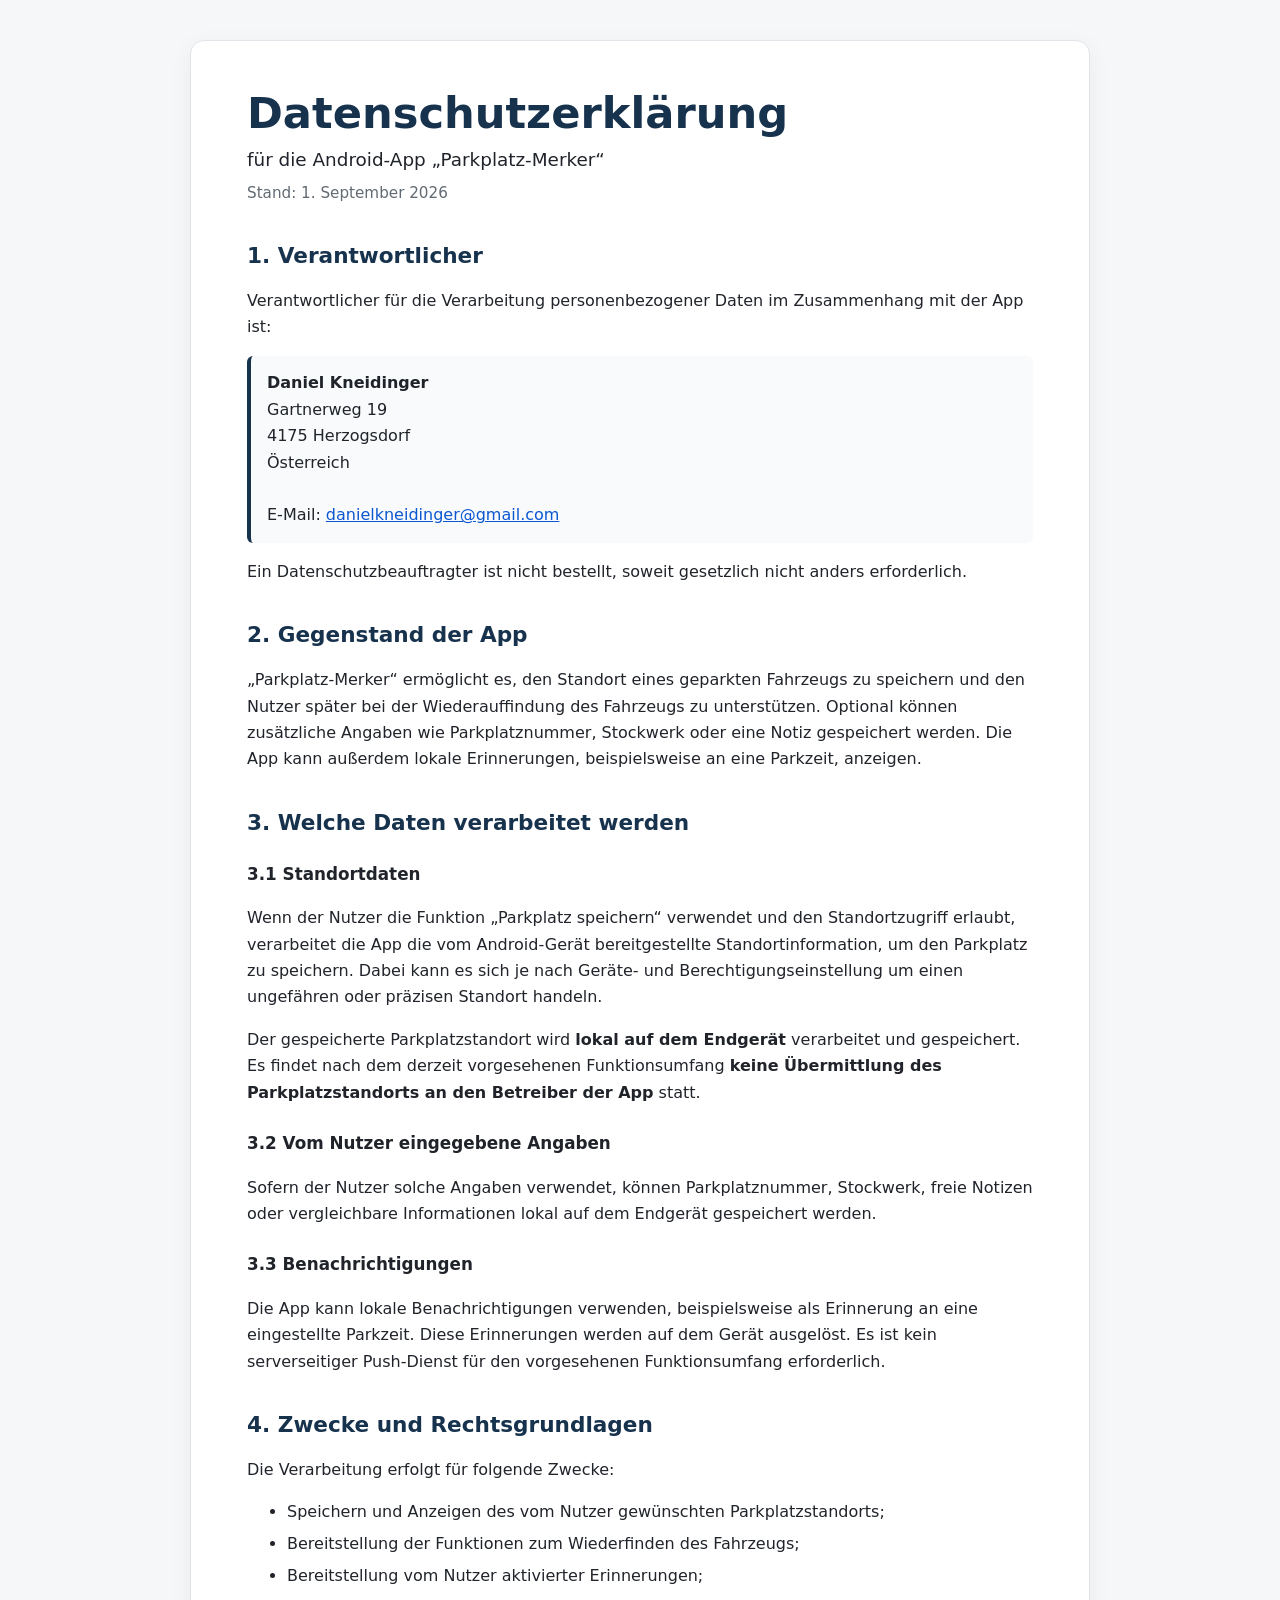
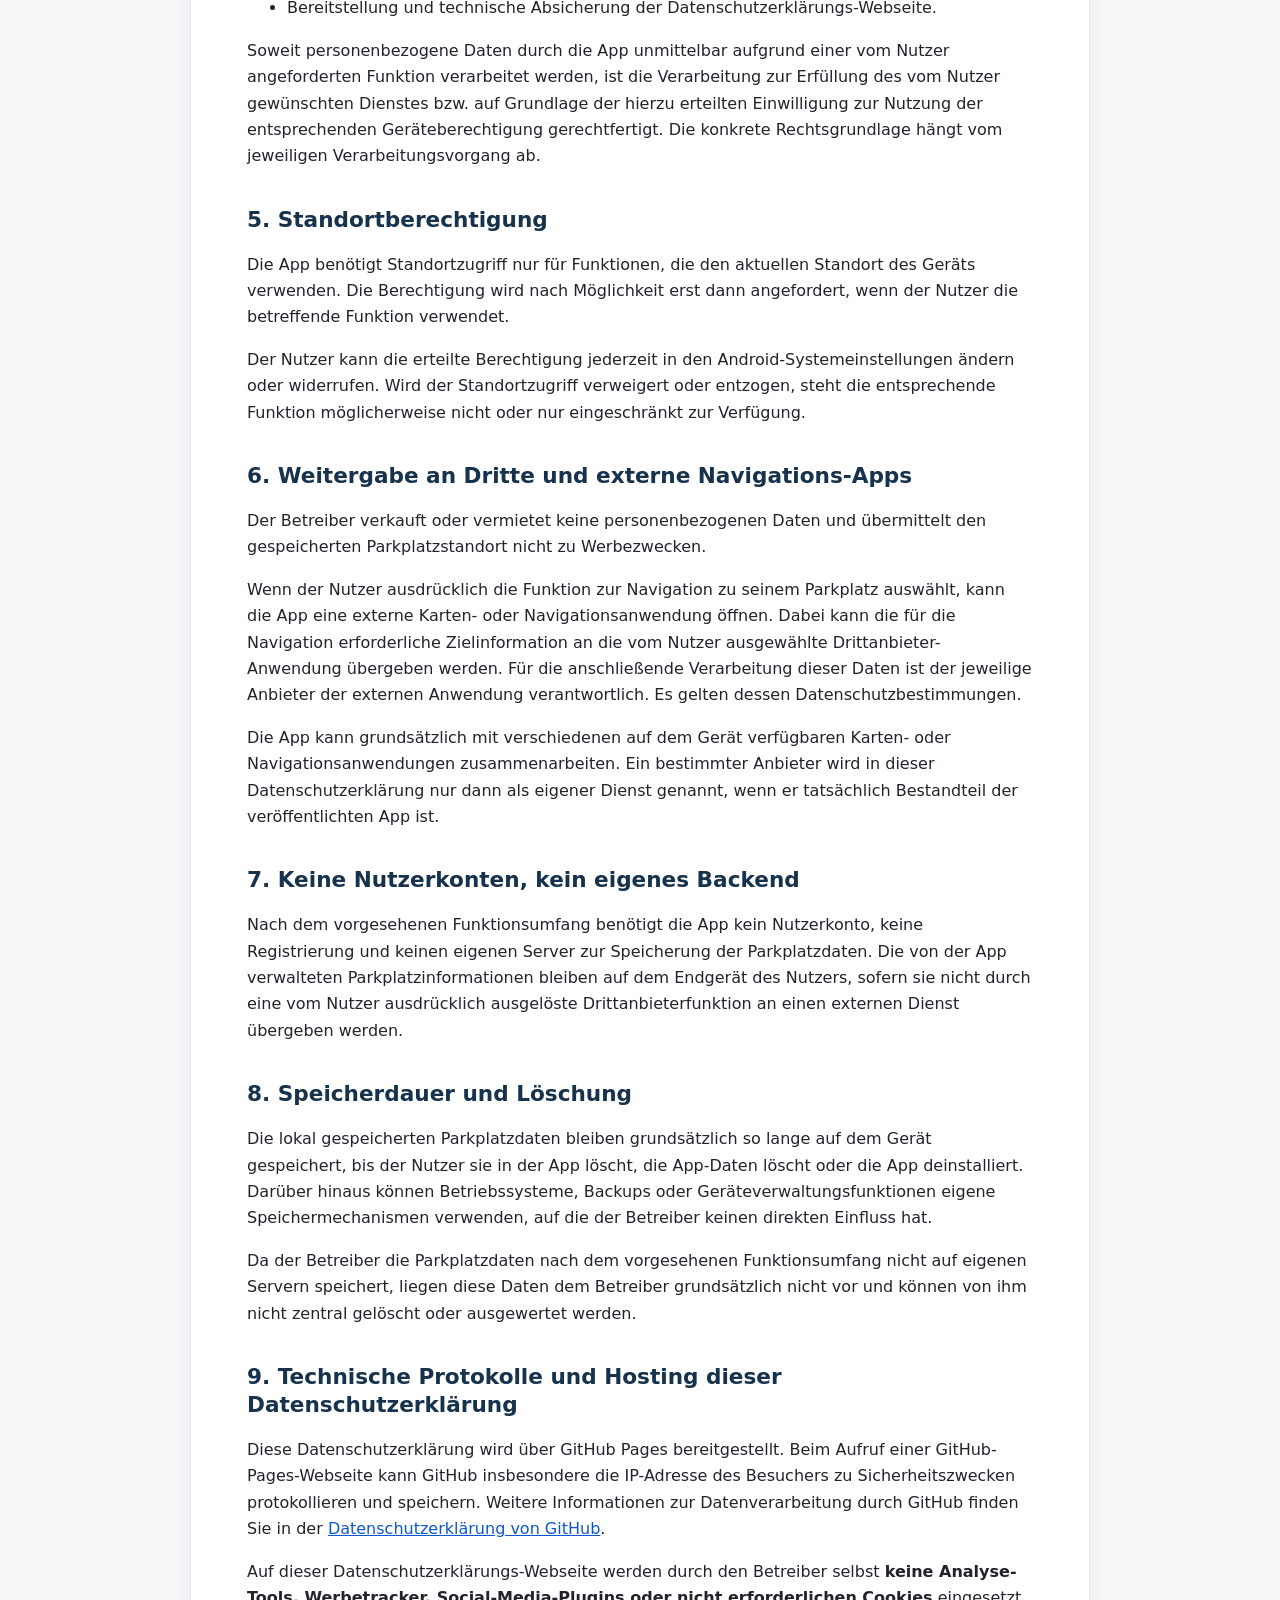
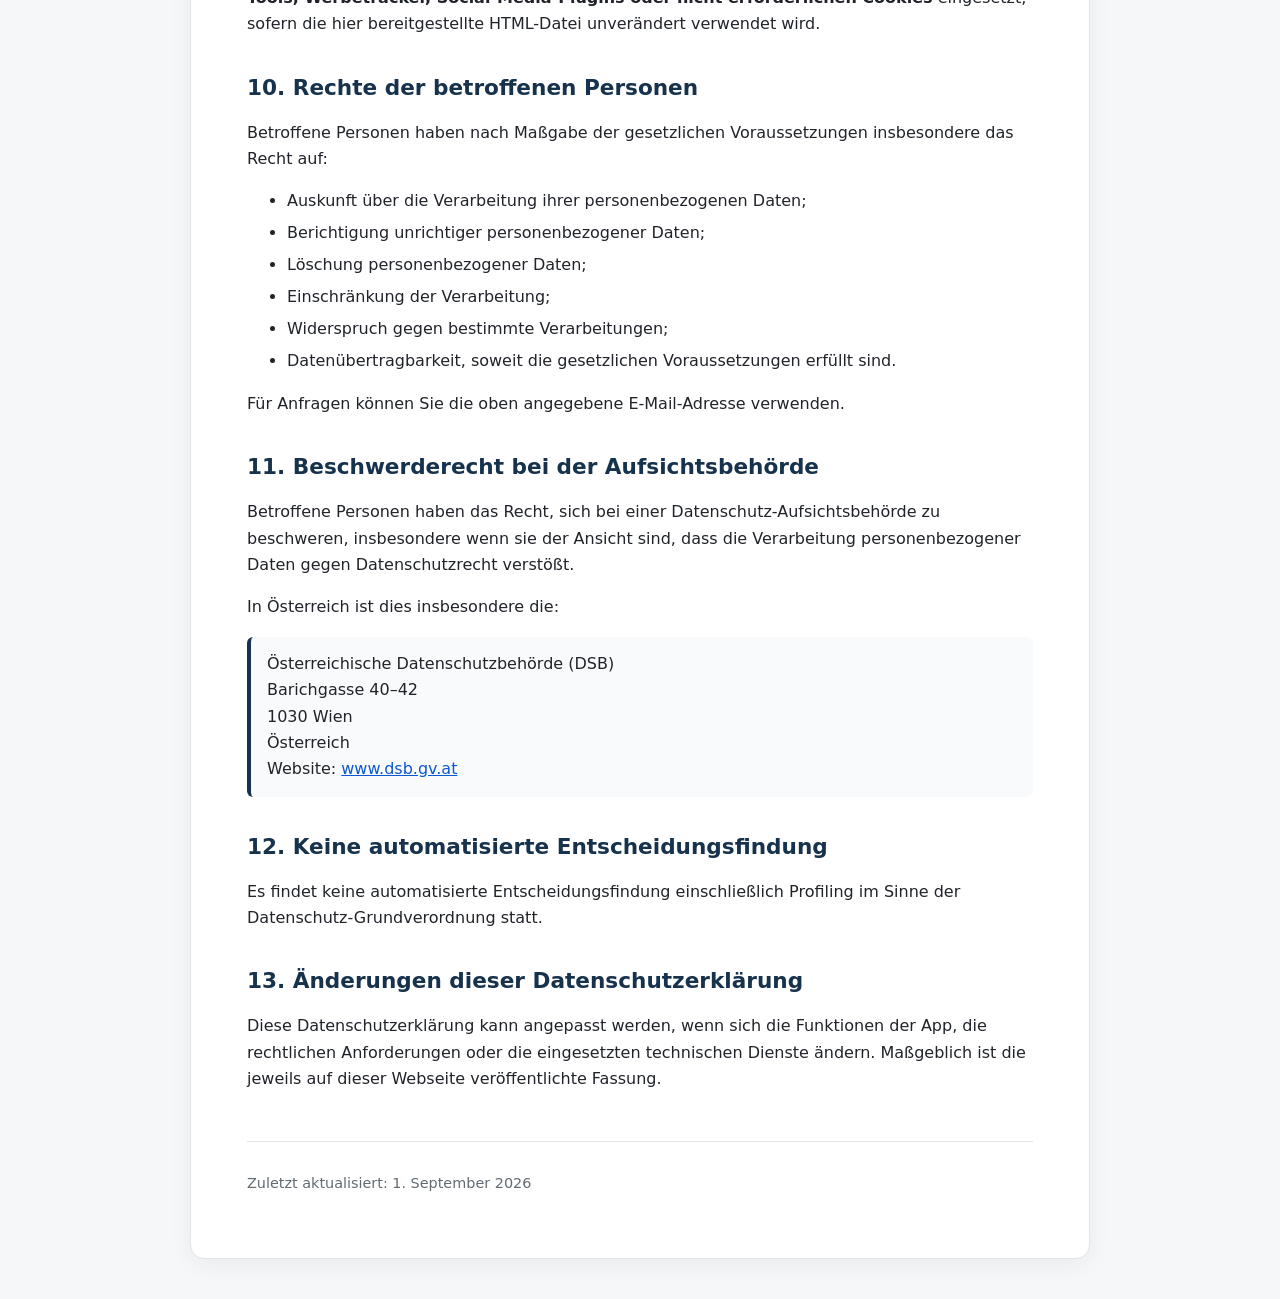
<file: ParkplatzMerker/index.html>
<!doctype html>
<html lang="de">
<head>
  <meta charset="utf-8">
  <meta name="viewport" content="width=device-width, initial-scale=1">
  <meta name="description" content="Datenschutzerklärung für die Android-App Parkplatz-Merker.">
  <title>Datenschutzerklärung – Parkplatz-Merker</title>
  <link rel="stylesheet" href="style.css">
</head>
<body>
<main class="container">
  <header>
    <h1>Datenschutzerklärung</h1>
    <p class="subtitle">für die Android-App „Parkplatz-Merker“</p>
    <p class="updated">Stand: 1. September 2026</p>
  </header>

  <section>
    <h2>1. Verantwortlicher</h2>
    <p>Verantwortlicher für die Verarbeitung personenbezogener Daten im Zusammenhang mit der App ist:</p>
    <address>
      <strong>Daniel Kneidinger</strong><br>
      Gartnerweg 19<br>
      4175 Herzogsdorf<br>
      Österreich<br><br>
      E-Mail: <a href="mailto:[E-MAIL-ADRESSE]">danielkneidinger@gmail.com</a>
    </address>
    <p>Ein Datenschutzbeauftragter ist nicht bestellt, soweit gesetzlich nicht anders erforderlich.</p>
  </section>

  <section>
    <h2>2. Gegenstand der App</h2>
    <p>„Parkplatz-Merker“ ermöglicht es, den Standort eines geparkten Fahrzeugs zu speichern und den Nutzer später bei der Wiederauffindung des Fahrzeugs zu unterstützen. Optional können zusätzliche Angaben wie Parkplatznummer, Stockwerk oder eine Notiz gespeichert werden. Die App kann außerdem lokale Erinnerungen, beispielsweise an eine Parkzeit, anzeigen.</p>
  </section>

  <section>
    <h2>3. Welche Daten verarbeitet werden</h2>
    <h3>3.1 Standortdaten</h3>
    <p>Wenn der Nutzer die Funktion „Parkplatz speichern“ verwendet und den Standortzugriff erlaubt, verarbeitet die App die vom Android-Gerät bereitgestellte Standortinformation, um den Parkplatz zu speichern. Dabei kann es sich je nach Geräte- und Berechtigungseinstellung um einen ungefähren oder präzisen Standort handeln.</p>
    <p>Der gespeicherte Parkplatzstandort wird <strong>lokal auf dem Endgerät</strong> verarbeitet und gespeichert. Es findet nach dem derzeit vorgesehenen Funktionsumfang <strong>keine Übermittlung des Parkplatzstandorts an den Betreiber der App</strong> statt.</p>

    <h3>3.2 Vom Nutzer eingegebene Angaben</h3>
    <p>Sofern der Nutzer solche Angaben verwendet, können Parkplatznummer, Stockwerk, freie Notizen oder vergleichbare Informationen lokal auf dem Endgerät gespeichert werden.</p>

    <h3>3.3 Benachrichtigungen</h3>
    <p>Die App kann lokale Benachrichtigungen verwenden, beispielsweise als Erinnerung an eine eingestellte Parkzeit. Diese Erinnerungen werden auf dem Gerät ausgelöst. Es ist kein serverseitiger Push-Dienst für den vorgesehenen Funktionsumfang erforderlich.</p>
  </section>

  <section>
    <h2>4. Zwecke und Rechtsgrundlagen</h2>
    <p>Die Verarbeitung erfolgt für folgende Zwecke:</p>
    <ul>
      <li>Speichern und Anzeigen des vom Nutzer gewünschten Parkplatzstandorts;</li>
      <li>Bereitstellung der Funktionen zum Wiederfinden des Fahrzeugs;</li>
      <li>Bereitstellung vom Nutzer aktivierter Erinnerungen;</li>
      <li>Bereitstellung und technische Absicherung der Datenschutzerklärungs-Webseite.</li>
    </ul>
    <p>Soweit personenbezogene Daten durch die App unmittelbar aufgrund einer vom Nutzer angeforderten Funktion verarbeitet werden, ist die Verarbeitung zur Erfüllung des vom Nutzer gewünschten Dienstes bzw. auf Grundlage der hierzu erteilten Einwilligung zur Nutzung der entsprechenden Geräteberechtigung gerechtfertigt. Die konkrete Rechtsgrundlage hängt vom jeweiligen Verarbeitungsvorgang ab.</p>
  </section>

  <section>
    <h2>5. Standortberechtigung</h2>
    <p>Die App benötigt Standortzugriff nur für Funktionen, die den aktuellen Standort des Geräts verwenden. Die Berechtigung wird nach Möglichkeit erst dann angefordert, wenn der Nutzer die betreffende Funktion verwendet.</p>
    <p>Der Nutzer kann die erteilte Berechtigung jederzeit in den Android-Systemeinstellungen ändern oder widerrufen. Wird der Standortzugriff verweigert oder entzogen, steht die entsprechende Funktion möglicherweise nicht oder nur eingeschränkt zur Verfügung.</p>
  </section>

  <section>
    <h2>6. Weitergabe an Dritte und externe Navigations-Apps</h2>
    <p>Der Betreiber verkauft oder vermietet keine personenbezogenen Daten und übermittelt den gespeicherten Parkplatzstandort nicht zu Werbezwecken.</p>
    <p>Wenn der Nutzer ausdrücklich die Funktion zur Navigation zu seinem Parkplatz auswählt, kann die App eine externe Karten- oder Navigationsanwendung öffnen. Dabei kann die für die Navigation erforderliche Zielinformation an die vom Nutzer ausgewählte Drittanbieter-Anwendung übergeben werden. Für die anschließende Verarbeitung dieser Daten ist der jeweilige Anbieter der externen Anwendung verantwortlich. Es gelten dessen Datenschutzbestimmungen.</p>
    <p>Die App kann grundsätzlich mit verschiedenen auf dem Gerät verfügbaren Karten- oder Navigationsanwendungen zusammenarbeiten. Ein bestimmter Anbieter wird in dieser Datenschutzerklärung nur dann als eigener Dienst genannt, wenn er tatsächlich Bestandteil der veröffentlichten App ist.</p>
  </section>

  <section>
    <h2>7. Keine Nutzerkonten, kein eigenes Backend</h2>
    <p>Nach dem vorgesehenen Funktionsumfang benötigt die App kein Nutzerkonto, keine Registrierung und keinen eigenen Server zur Speicherung der Parkplatzdaten. Die von der App verwalteten Parkplatzinformationen bleiben auf dem Endgerät des Nutzers, sofern sie nicht durch eine vom Nutzer ausdrücklich ausgelöste Drittanbieterfunktion an einen externen Dienst übergeben werden.</p>
  </section>

  <section>
    <h2>8. Speicherdauer und Löschung</h2>
    <p>Die lokal gespeicherten Parkplatzdaten bleiben grundsätzlich so lange auf dem Gerät gespeichert, bis der Nutzer sie in der App löscht, die App-Daten löscht oder die App deinstalliert. Darüber hinaus können Betriebssysteme, Backups oder Geräteverwaltungsfunktionen eigene Speichermechanismen verwenden, auf die der Betreiber keinen direkten Einfluss hat.</p>
    <p>Da der Betreiber die Parkplatzdaten nach dem vorgesehenen Funktionsumfang nicht auf eigenen Servern speichert, liegen diese Daten dem Betreiber grundsätzlich nicht vor und können von ihm nicht zentral gelöscht oder ausgewertet werden.</p>
  </section>

  <section>
    <h2>9. Technische Protokolle und Hosting dieser Datenschutzerklärung</h2>
    <p>Diese Datenschutzerklärung wird über GitHub Pages bereitgestellt. Beim Aufruf einer GitHub-Pages-Webseite kann GitHub insbesondere die IP-Adresse des Besuchers zu Sicherheitszwecken protokollieren und speichern. Weitere Informationen zur Datenverarbeitung durch GitHub finden Sie in der <a href="https://docs.github.com/en/site-policy/privacy-policies/github-general-privacy-statement" target="_blank" rel="noopener noreferrer">Datenschutzerklärung von GitHub</a>.</p>
    <p>Auf dieser Datenschutzerklärungs-Webseite werden durch den Betreiber selbst <strong>keine Analyse-Tools, Werbetracker, Social-Media-Plugins oder nicht erforderlichen Cookies</strong> eingesetzt, sofern die hier bereitgestellte HTML-Datei unverändert verwendet wird.</p>
  </section>

  <section>
    <h2>10. Rechte der betroffenen Personen</h2>
    <p>Betroffene Personen haben nach Maßgabe der gesetzlichen Voraussetzungen insbesondere das Recht auf:</p>
    <ul>
      <li>Auskunft über die Verarbeitung ihrer personenbezogenen Daten;</li>
      <li>Berichtigung unrichtiger personenbezogener Daten;</li>
      <li>Löschung personenbezogener Daten;</li>
      <li>Einschränkung der Verarbeitung;</li>
      <li>Widerspruch gegen bestimmte Verarbeitungen;</li>
      <li>Datenübertragbarkeit, soweit die gesetzlichen Voraussetzungen erfüllt sind.</li>
    </ul>
    <p>Für Anfragen können Sie die oben angegebene E-Mail-Adresse verwenden.</p>
  </section>

  <section>
    <h2>11. Beschwerderecht bei der Aufsichtsbehörde</h2>
    <p>Betroffene Personen haben das Recht, sich bei einer Datenschutz-Aufsichtsbehörde zu beschweren, insbesondere wenn sie der Ansicht sind, dass die Verarbeitung personenbezogener Daten gegen Datenschutzrecht verstößt.</p>
    <p>In Österreich ist dies insbesondere die:</p>
    <address>
      Österreichische Datenschutzbehörde (DSB)<br>
      Barichgasse 40–42<br>
      1030 Wien<br>
      Österreich<br>
      Website: <a href="https://www.dsb.gv.at/" target="_blank" rel="noopener noreferrer">www.dsb.gv.at</a>
    </address>
  </section>

  <section>
    <h2>12. Keine automatisierte Entscheidungsfindung</h2>
    <p>Es findet keine automatisierte Entscheidungsfindung einschließlich Profiling im Sinne der Datenschutz-Grundverordnung statt.</p>
  </section>

  <section>
    <h2>13. Änderungen dieser Datenschutzerklärung</h2>
    <p>Diese Datenschutzerklärung kann angepasst werden, wenn sich die Funktionen der App, die rechtlichen Anforderungen oder die eingesetzten technischen Dienste ändern. Maßgeblich ist die jeweils auf dieser Webseite veröffentlichte Fassung.</p>
  </section>

  <footer>
    <p>Zuletzt aktualisiert: 1. September 2026</p>
  </footer>
</main>
</body>
</html>
</file>
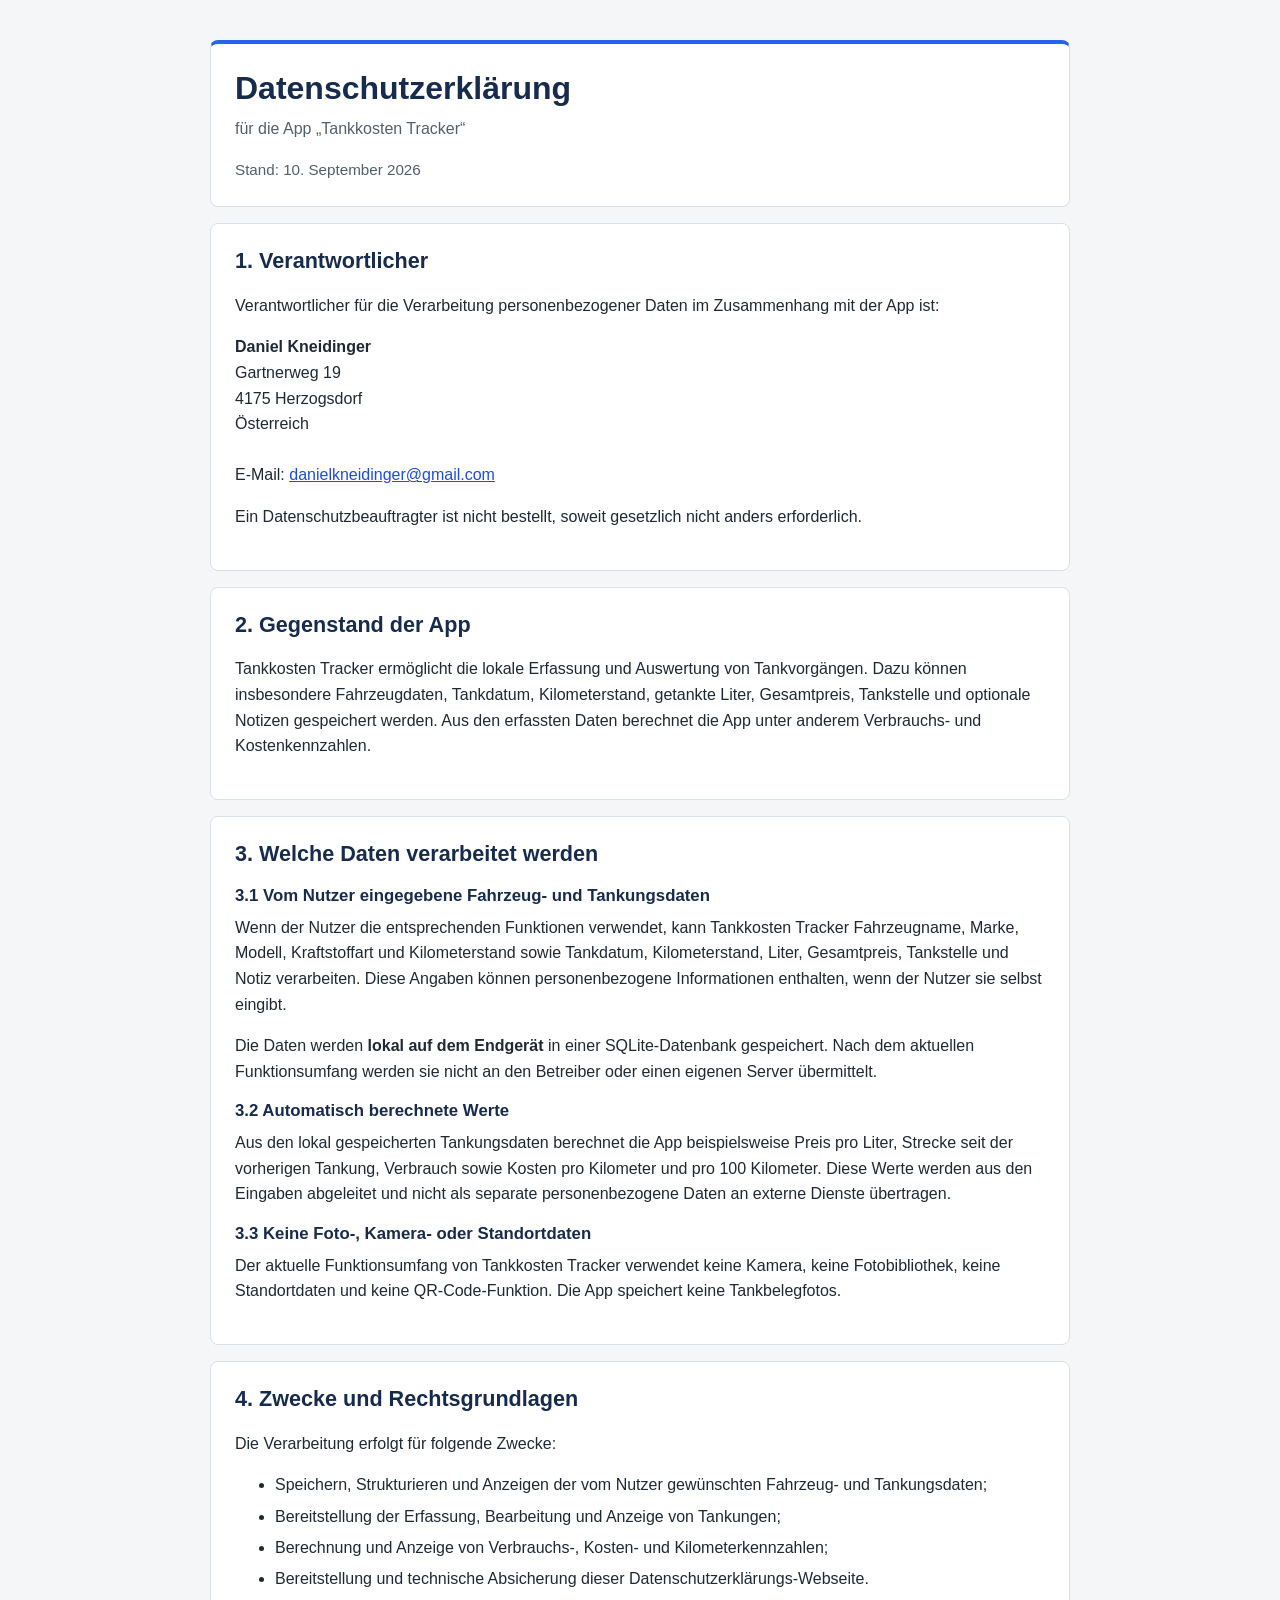
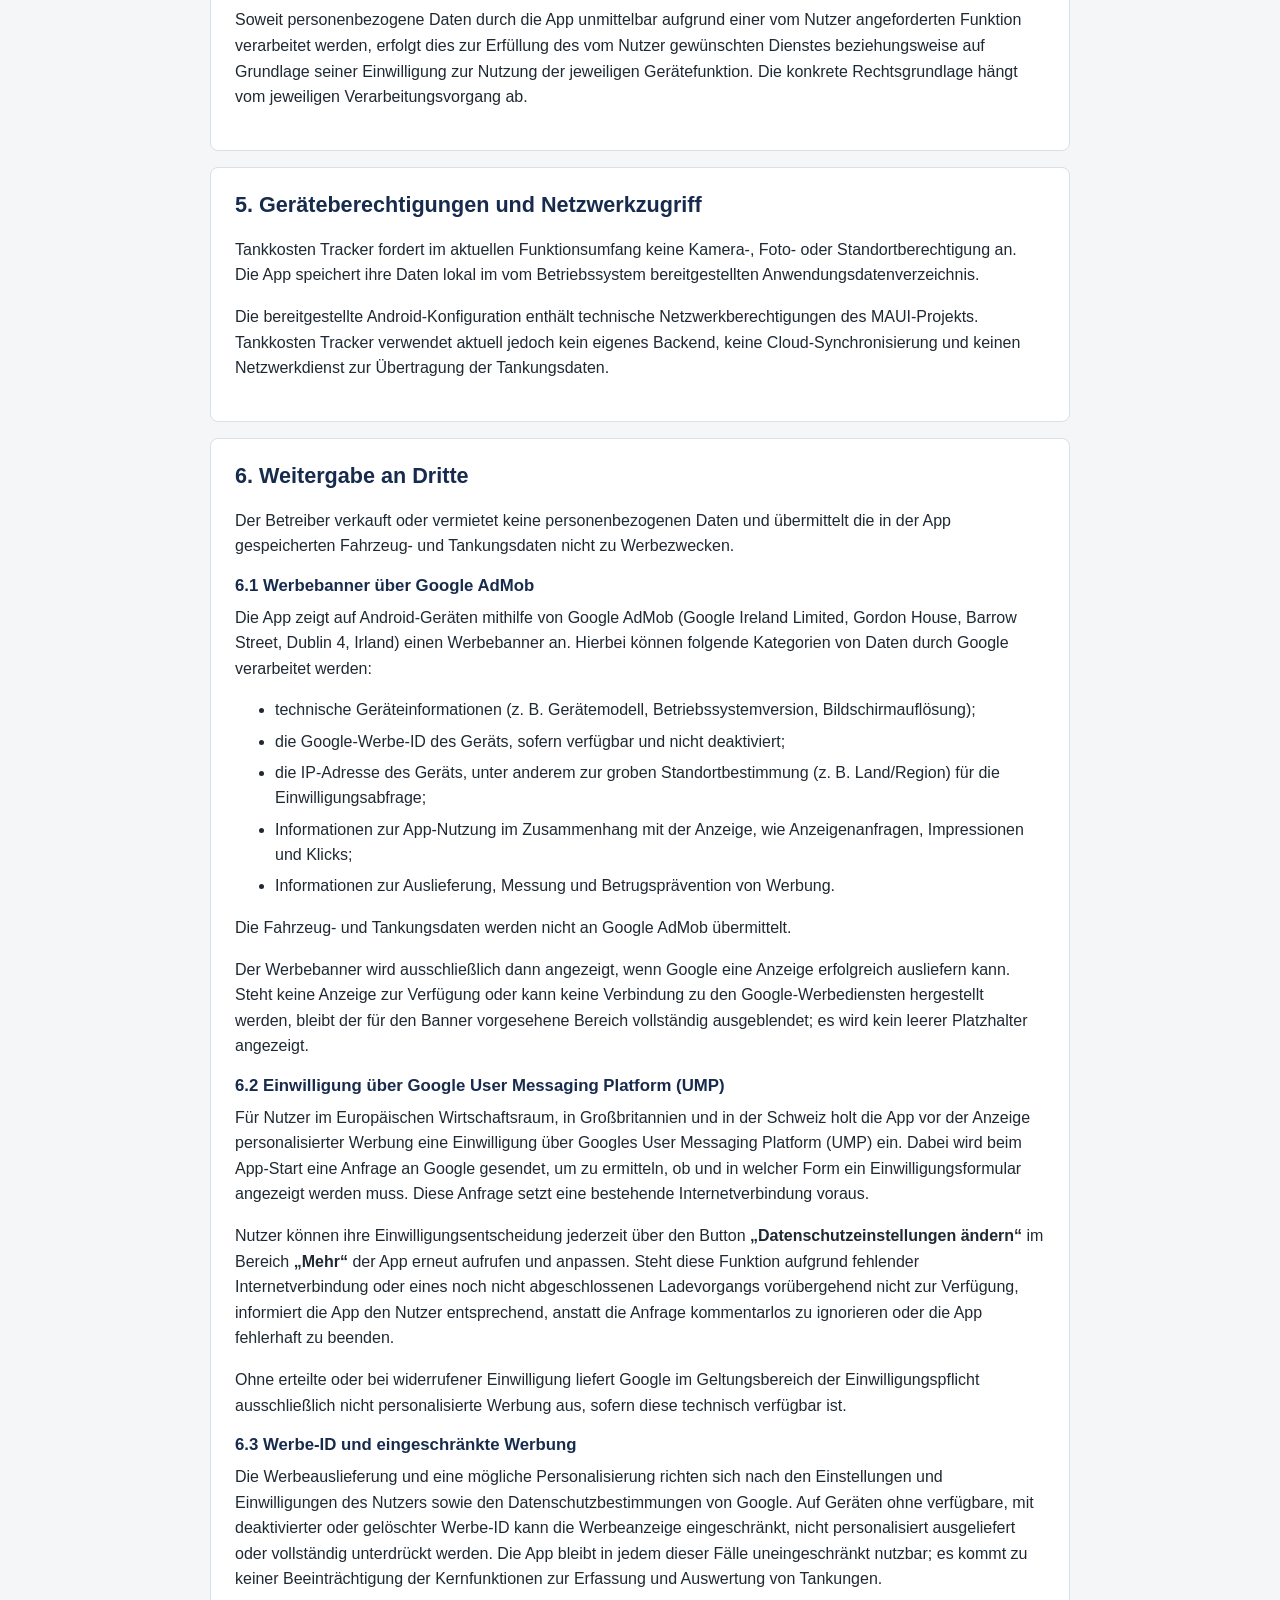
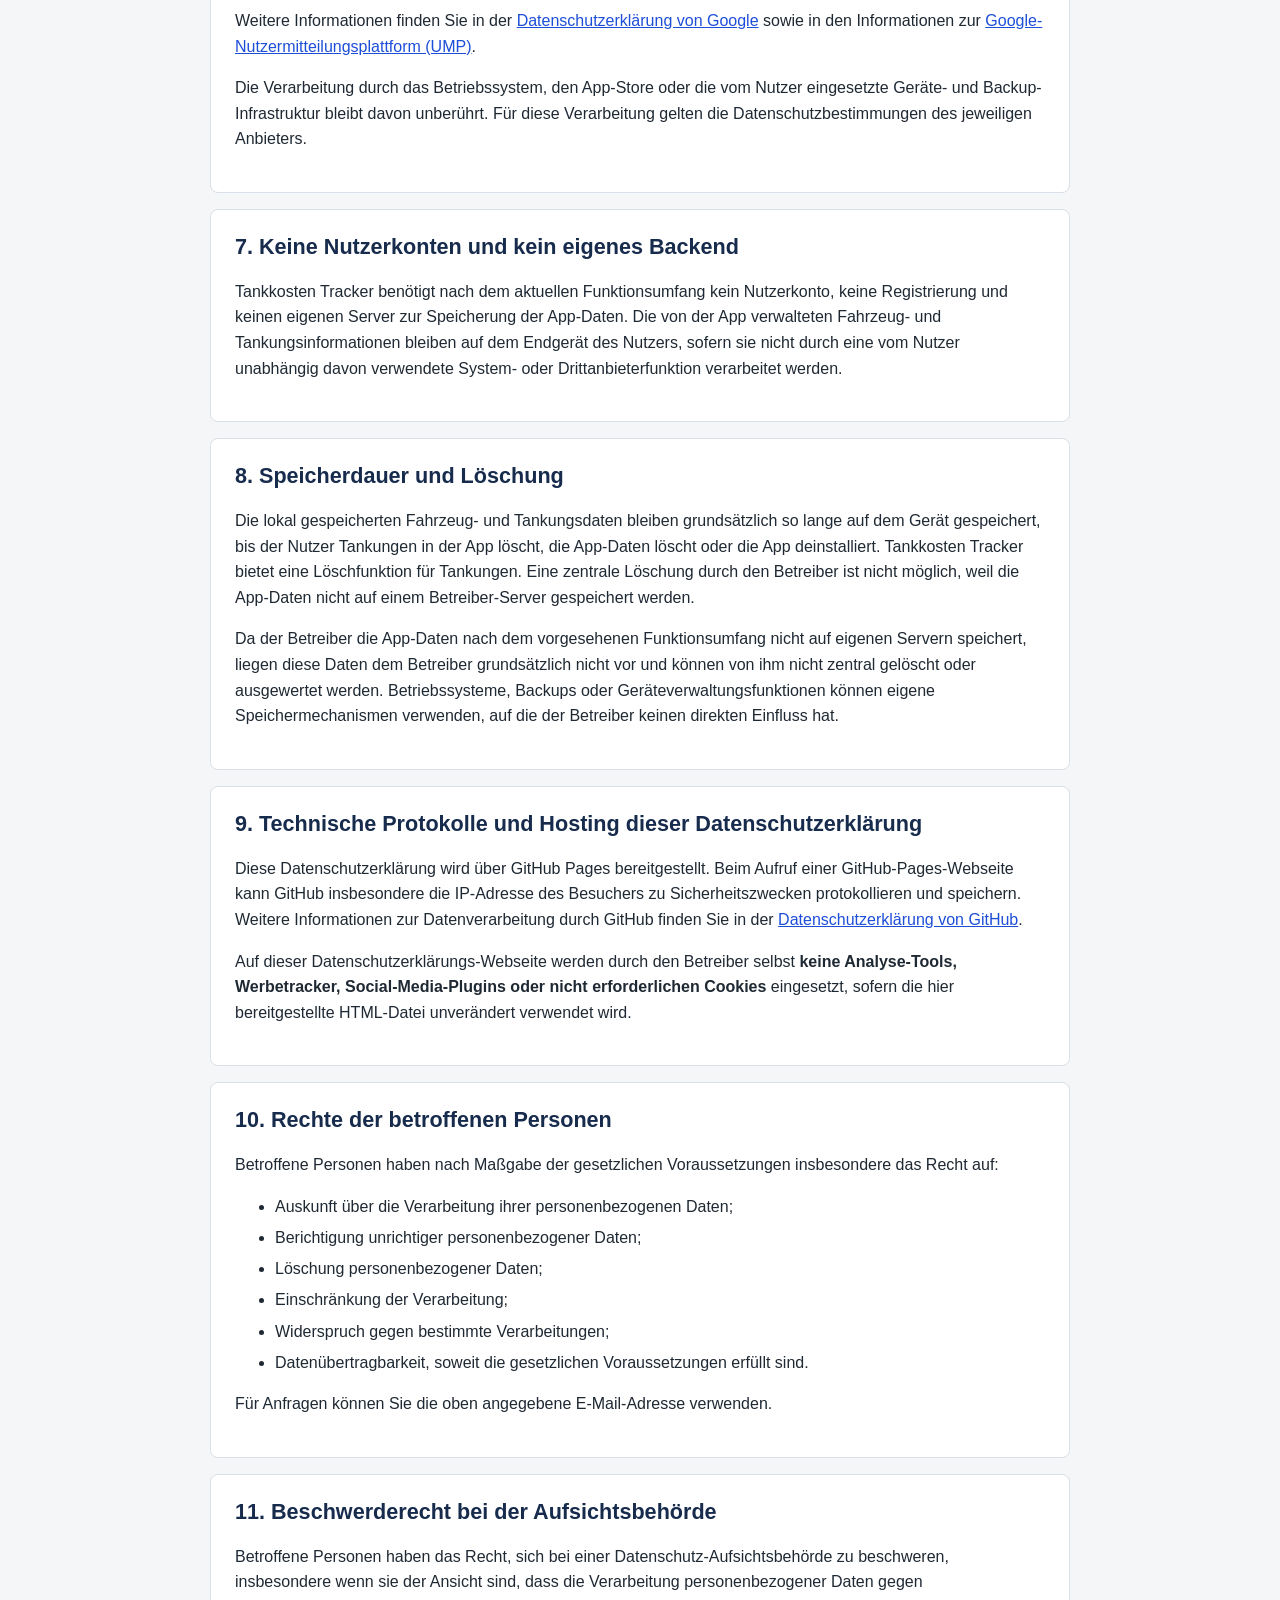
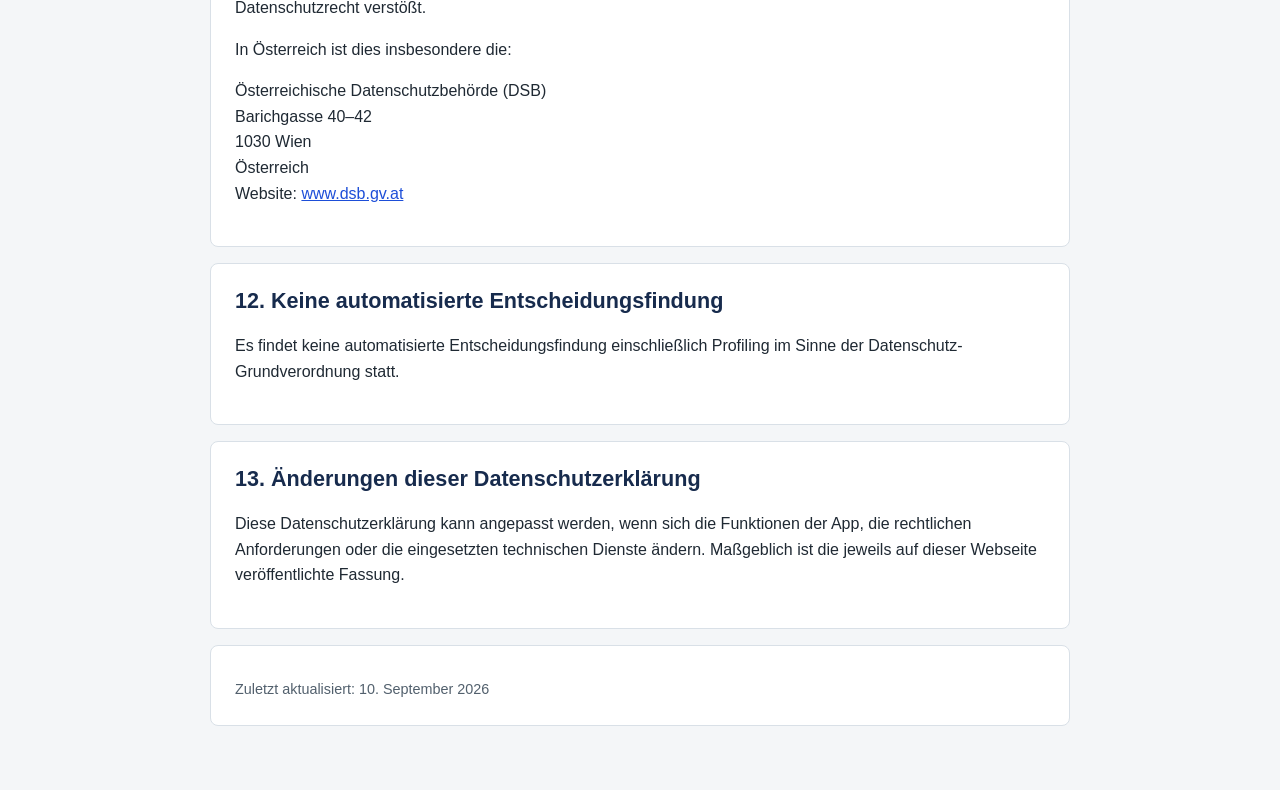
<file: TankkostenTracker/index.html>
<!doctype html>
<html lang="de">
<head>
  <meta charset="utf-8">
  <meta name="viewport" content="width=device-width, initial-scale=1">
  <meta name="description" content="Datenschutzerklärung für die App Tankkosten Tracker">
  <title>Datenschutzerklärung – Tankkosten Tracker</title>
  <link rel="stylesheet" href="style.css">
</head>
<body>
<main class="container">
  <header>
    <h1>Datenschutzerklärung</h1>
    <p class="subtitle">für die App „Tankkosten Tracker“</p>
    <p class="updated">Stand: 10. September 2026</p>
  </header>

  <section>
    <h2>1. Verantwortlicher</h2>
    <p>Verantwortlicher für die Verarbeitung personenbezogener Daten im Zusammenhang mit der App ist:</p>
    <address>
      <strong>Daniel Kneidinger</strong><br>
      Gartnerweg 19<br>
      4175 Herzogsdorf<br>
      Österreich<br><br>
      E-Mail: <a href="mailto:danielkneidinger@gmail.com">danielkneidinger@gmail.com</a>
    </address>
    <p>Ein Datenschutzbeauftragter ist nicht bestellt, soweit gesetzlich nicht anders erforderlich.</p>
  </section>

  <section>
    <h2>2. Gegenstand der App</h2>
    <p>Tankkosten Tracker ermöglicht die lokale Erfassung und Auswertung von Tankvorgängen. Dazu können insbesondere Fahrzeugdaten, Tankdatum, Kilometerstand, getankte Liter, Gesamtpreis, Tankstelle und optionale Notizen gespeichert werden. Aus den erfassten Daten berechnet die App unter anderem Verbrauchs- und Kostenkennzahlen.</p>
  </section>

  <section>
    <h2>3. Welche Daten verarbeitet werden</h2>
    <h3>3.1 Vom Nutzer eingegebene Fahrzeug- und Tankungsdaten</h3>
    <p>Wenn der Nutzer die entsprechenden Funktionen verwendet, kann Tankkosten Tracker Fahrzeugname, Marke, Modell, Kraftstoffart und Kilometerstand sowie Tankdatum, Kilometerstand, Liter, Gesamtpreis, Tankstelle und Notiz verarbeiten. Diese Angaben können personenbezogene Informationen enthalten, wenn der Nutzer sie selbst eingibt.</p>
    <p>Die Daten werden <strong>lokal auf dem Endgerät</strong> in einer SQLite-Datenbank gespeichert. Nach dem aktuellen Funktionsumfang werden sie nicht an den Betreiber oder einen eigenen Server übermittelt.</p>

    <h3>3.2 Automatisch berechnete Werte</h3>
    <p>Aus den lokal gespeicherten Tankungsdaten berechnet die App beispielsweise Preis pro Liter, Strecke seit der vorherigen Tankung, Verbrauch sowie Kosten pro Kilometer und pro 100 Kilometer. Diese Werte werden aus den Eingaben abgeleitet und nicht als separate personenbezogene Daten an externe Dienste übertragen.</p>

    <h3>3.3 Keine Foto-, Kamera- oder Standortdaten</h3>
    <p>Der aktuelle Funktionsumfang von Tankkosten Tracker verwendet keine Kamera, keine Fotobibliothek, keine Standortdaten und keine QR-Code-Funktion. Die App speichert keine Tankbelegfotos.</p>
  </section>

  <section>
    <h2>4. Zwecke und Rechtsgrundlagen</h2>
    <p>Die Verarbeitung erfolgt für folgende Zwecke:</p>
    <ul>
      <li>Speichern, Strukturieren und Anzeigen der vom Nutzer gewünschten Fahrzeug- und Tankungsdaten;</li>
      <li>Bereitstellung der Erfassung, Bearbeitung und Anzeige von Tankungen;</li>
      <li>Berechnung und Anzeige von Verbrauchs-, Kosten- und Kilometerkennzahlen;</li>
      <li>Bereitstellung und technische Absicherung dieser Datenschutzerklärungs-Webseite.</li>
    </ul>
    <p>Soweit personenbezogene Daten durch die App unmittelbar aufgrund einer vom Nutzer angeforderten Funktion verarbeitet werden, erfolgt dies zur Erfüllung des vom Nutzer gewünschten Dienstes beziehungsweise auf Grundlage seiner Einwilligung zur Nutzung der jeweiligen Gerätefunktion. Die konkrete Rechtsgrundlage hängt vom jeweiligen Verarbeitungsvorgang ab.</p>
  </section>

  <section>
    <h2>5. Geräteberechtigungen und Netzwerkzugriff</h2>
    <p>Tankkosten Tracker fordert im aktuellen Funktionsumfang keine Kamera-, Foto- oder Standortberechtigung an. Die App speichert ihre Daten lokal im vom Betriebssystem bereitgestellten Anwendungsdatenverzeichnis.</p>
    <p>Die bereitgestellte Android-Konfiguration enthält technische Netzwerkberechtigungen des MAUI-Projekts. Tankkosten Tracker verwendet aktuell jedoch kein eigenes Backend, keine Cloud-Synchronisierung und keinen Netzwerkdienst zur Übertragung der Tankungsdaten.</p>
  </section>

  <section>
    <h2>6. Weitergabe an Dritte</h2>
    <p>Der Betreiber verkauft oder vermietet keine personenbezogenen Daten und übermittelt die in der App gespeicherten Fahrzeug- und Tankungsdaten nicht zu Werbezwecken.</p>

    <h3>6.1 Werbebanner über Google AdMob</h3>
    <p>Die App zeigt auf Android-Geräten mithilfe von Google AdMob (Google Ireland Limited, Gordon House, Barrow Street, Dublin 4, Irland) einen Werbebanner an. Hierbei können folgende Kategorien von Daten durch Google verarbeitet werden:</p>
    <ul>
      <li>technische Geräteinformationen (z. B. Gerätemodell, Betriebssystemversion, Bildschirmauflösung);</li>
      <li>die Google-Werbe-ID des Geräts, sofern verfügbar und nicht deaktiviert;</li>
      <li>die IP-Adresse des Geräts, unter anderem zur groben Standortbestimmung (z. B. Land/Region) für die Einwilligungsabfrage;</li>
      <li>Informationen zur App-Nutzung im Zusammenhang mit der Anzeige, wie Anzeigenanfragen, Impressionen und Klicks;</li>
      <li>Informationen zur Auslieferung, Messung und Betrugsprävention von Werbung.</li>
    </ul>
    <p>Die Fahrzeug- und Tankungsdaten werden nicht an Google AdMob übermittelt.</p>
    <p>Der Werbebanner wird ausschließlich dann angezeigt, wenn Google eine Anzeige erfolgreich ausliefern kann. Steht keine Anzeige zur Verfügung oder kann keine Verbindung zu den Google-Werbediensten hergestellt werden, bleibt der für den Banner vorgesehene Bereich vollständig ausgeblendet; es wird kein leerer Platzhalter angezeigt.</p>

    <h3>6.2 Einwilligung über Google User Messaging Platform (UMP)</h3>
    <p>Für Nutzer im Europäischen Wirtschaftsraum, in Großbritannien und in der Schweiz holt die App vor der Anzeige personalisierter Werbung eine Einwilligung über Googles User Messaging Platform (UMP) ein. Dabei wird beim App-Start eine Anfrage an Google gesendet, um zu ermitteln, ob und in welcher Form ein Einwilligungsformular angezeigt werden muss. Diese Anfrage setzt eine bestehende Internetverbindung voraus.</p>
    <p>Nutzer können ihre Einwilligungsentscheidung jederzeit über den Button <strong>„Datenschutzeinstellungen ändern“</strong> im Bereich <strong>„Mehr“</strong> der App erneut aufrufen und anpassen. Steht diese Funktion aufgrund fehlender Internetverbindung oder eines noch nicht abgeschlossenen Ladevorgangs vorübergehend nicht zur Verfügung, informiert die App den Nutzer entsprechend, anstatt die Anfrage kommentarlos zu ignorieren oder die App fehlerhaft zu beenden.</p>
    <p>Ohne erteilte oder bei widerrufener Einwilligung liefert Google im Geltungsbereich der Einwilligungspflicht ausschließlich nicht personalisierte Werbung aus, sofern diese technisch verfügbar ist.</p>

    <h3>6.3 Werbe-ID und eingeschränkte Werbung</h3>
    <p>Die Werbeauslieferung und eine mögliche Personalisierung richten sich nach den Einstellungen und Einwilligungen des Nutzers sowie den Datenschutzbestimmungen von Google. Auf Geräten ohne verfügbare, mit deaktivierter oder gelöschter Werbe-ID kann die Werbeanzeige eingeschränkt, nicht personalisiert ausgeliefert oder vollständig unterdrückt werden. Die App bleibt in jedem dieser Fälle uneingeschränkt nutzbar; es kommt zu keiner Beeinträchtigung der Kernfunktionen zur Erfassung und Auswertung von Tankungen.</p>
    <p>Weitere Informationen finden Sie in der <a href="https://policies.google.com/privacy" target="_blank" rel="noopener noreferrer">Datenschutzerklärung von Google</a> sowie in den Informationen zur <a href="https://support.google.com/admob/answer/9012903" target="_blank" rel="noopener noreferrer">Google-Nutzermitteilungsplattform (UMP)</a>.</p>
    <p>Die Verarbeitung durch das Betriebssystem, den App-Store oder die vom Nutzer eingesetzte Geräte- und Backup-Infrastruktur bleibt davon unberührt. Für diese Verarbeitung gelten die Datenschutzbestimmungen des jeweiligen Anbieters.</p>
  </section>

  <section>
    <h2>7. Keine Nutzerkonten und kein eigenes Backend</h2>
    <p>Tankkosten Tracker benötigt nach dem aktuellen Funktionsumfang kein Nutzerkonto, keine Registrierung und keinen eigenen Server zur Speicherung der App-Daten. Die von der App verwalteten Fahrzeug- und Tankungsinformationen bleiben auf dem Endgerät des Nutzers, sofern sie nicht durch eine vom Nutzer unabhängig davon verwendete System- oder Drittanbieterfunktion verarbeitet werden.</p>
  </section>

  <section>
    <h2>8. Speicherdauer und Löschung</h2>
    <p>Die lokal gespeicherten Fahrzeug- und Tankungsdaten bleiben grundsätzlich so lange auf dem Gerät gespeichert, bis der Nutzer Tankungen in der App löscht, die App-Daten löscht oder die App deinstalliert. Tankkosten Tracker bietet eine Löschfunktion für Tankungen. Eine zentrale Löschung durch den Betreiber ist nicht möglich, weil die App-Daten nicht auf einem Betreiber-Server gespeichert werden.</p>
    <p>Da der Betreiber die App-Daten nach dem vorgesehenen Funktionsumfang nicht auf eigenen Servern speichert, liegen diese Daten dem Betreiber grundsätzlich nicht vor und können von ihm nicht zentral gelöscht oder ausgewertet werden. Betriebssysteme, Backups oder Geräteverwaltungsfunktionen können eigene Speichermechanismen verwenden, auf die der Betreiber keinen direkten Einfluss hat.</p>
  </section>

  <section>
    <h2>9. Technische Protokolle und Hosting dieser Datenschutzerklärung</h2>
    <p>Diese Datenschutzerklärung wird über GitHub Pages bereitgestellt. Beim Aufruf einer GitHub-Pages-Webseite kann GitHub insbesondere die IP-Adresse des Besuchers zu Sicherheitszwecken protokollieren und speichern. Weitere Informationen zur Datenverarbeitung durch GitHub finden Sie in der <a href="https://docs.github.com/en/site-policy/privacy-policies/github-general-privacy-statement" target="_blank" rel="noopener noreferrer">Datenschutzerklärung von GitHub</a>.</p>
    <p>Auf dieser Datenschutzerklärungs-Webseite werden durch den Betreiber selbst <strong>keine Analyse-Tools, Werbetracker, Social-Media-Plugins oder nicht erforderlichen Cookies</strong> eingesetzt, sofern die hier bereitgestellte HTML-Datei unverändert verwendet wird.</p>
  </section>

  <section>
    <h2>10. Rechte der betroffenen Personen</h2>
    <p>Betroffene Personen haben nach Maßgabe der gesetzlichen Voraussetzungen insbesondere das Recht auf:</p>
    <ul>
      <li>Auskunft über die Verarbeitung ihrer personenbezogenen Daten;</li>
      <li>Berichtigung unrichtiger personenbezogener Daten;</li>
      <li>Löschung personenbezogener Daten;</li>
      <li>Einschränkung der Verarbeitung;</li>
      <li>Widerspruch gegen bestimmte Verarbeitungen;</li>
      <li>Datenübertragbarkeit, soweit die gesetzlichen Voraussetzungen erfüllt sind.</li>
    </ul>
    <p>Für Anfragen können Sie die oben angegebene E-Mail-Adresse verwenden.</p>
  </section>

  <section>
    <h2>11. Beschwerderecht bei der Aufsichtsbehörde</h2>
    <p>Betroffene Personen haben das Recht, sich bei einer Datenschutz-Aufsichtsbehörde zu beschweren, insbesondere wenn sie der Ansicht sind, dass die Verarbeitung personenbezogener Daten gegen Datenschutzrecht verstößt.</p>
    <p>In Österreich ist dies insbesondere die:</p>
    <address>
      Österreichische Datenschutzbehörde (DSB)<br>
      Barichgasse 40–42<br>
      1030 Wien<br>
      Österreich<br>
      Website: <a href="https://www.dsb.gv.at/" target="_blank" rel="noopener noreferrer">www.dsb.gv.at</a>
    </address>
  </section>

  <section>
    <h2>12. Keine automatisierte Entscheidungsfindung</h2>
    <p>Es findet keine automatisierte Entscheidungsfindung einschließlich Profiling im Sinne der Datenschutz-Grundverordnung statt.</p>
  </section>

  <section>
    <h2>13. Änderungen dieser Datenschutzerklärung</h2>
    <p>Diese Datenschutzerklärung kann angepasst werden, wenn sich die Funktionen der App, die rechtlichen Anforderungen oder die eingesetzten technischen Dienste ändern. Maßgeblich ist die jeweils auf dieser Webseite veröffentlichte Fassung.</p>
  </section>

  <footer>
    <p>Zuletzt aktualisiert: 10. September 2026</p>
  </footer>
</main>
</body>
</html>
</file>
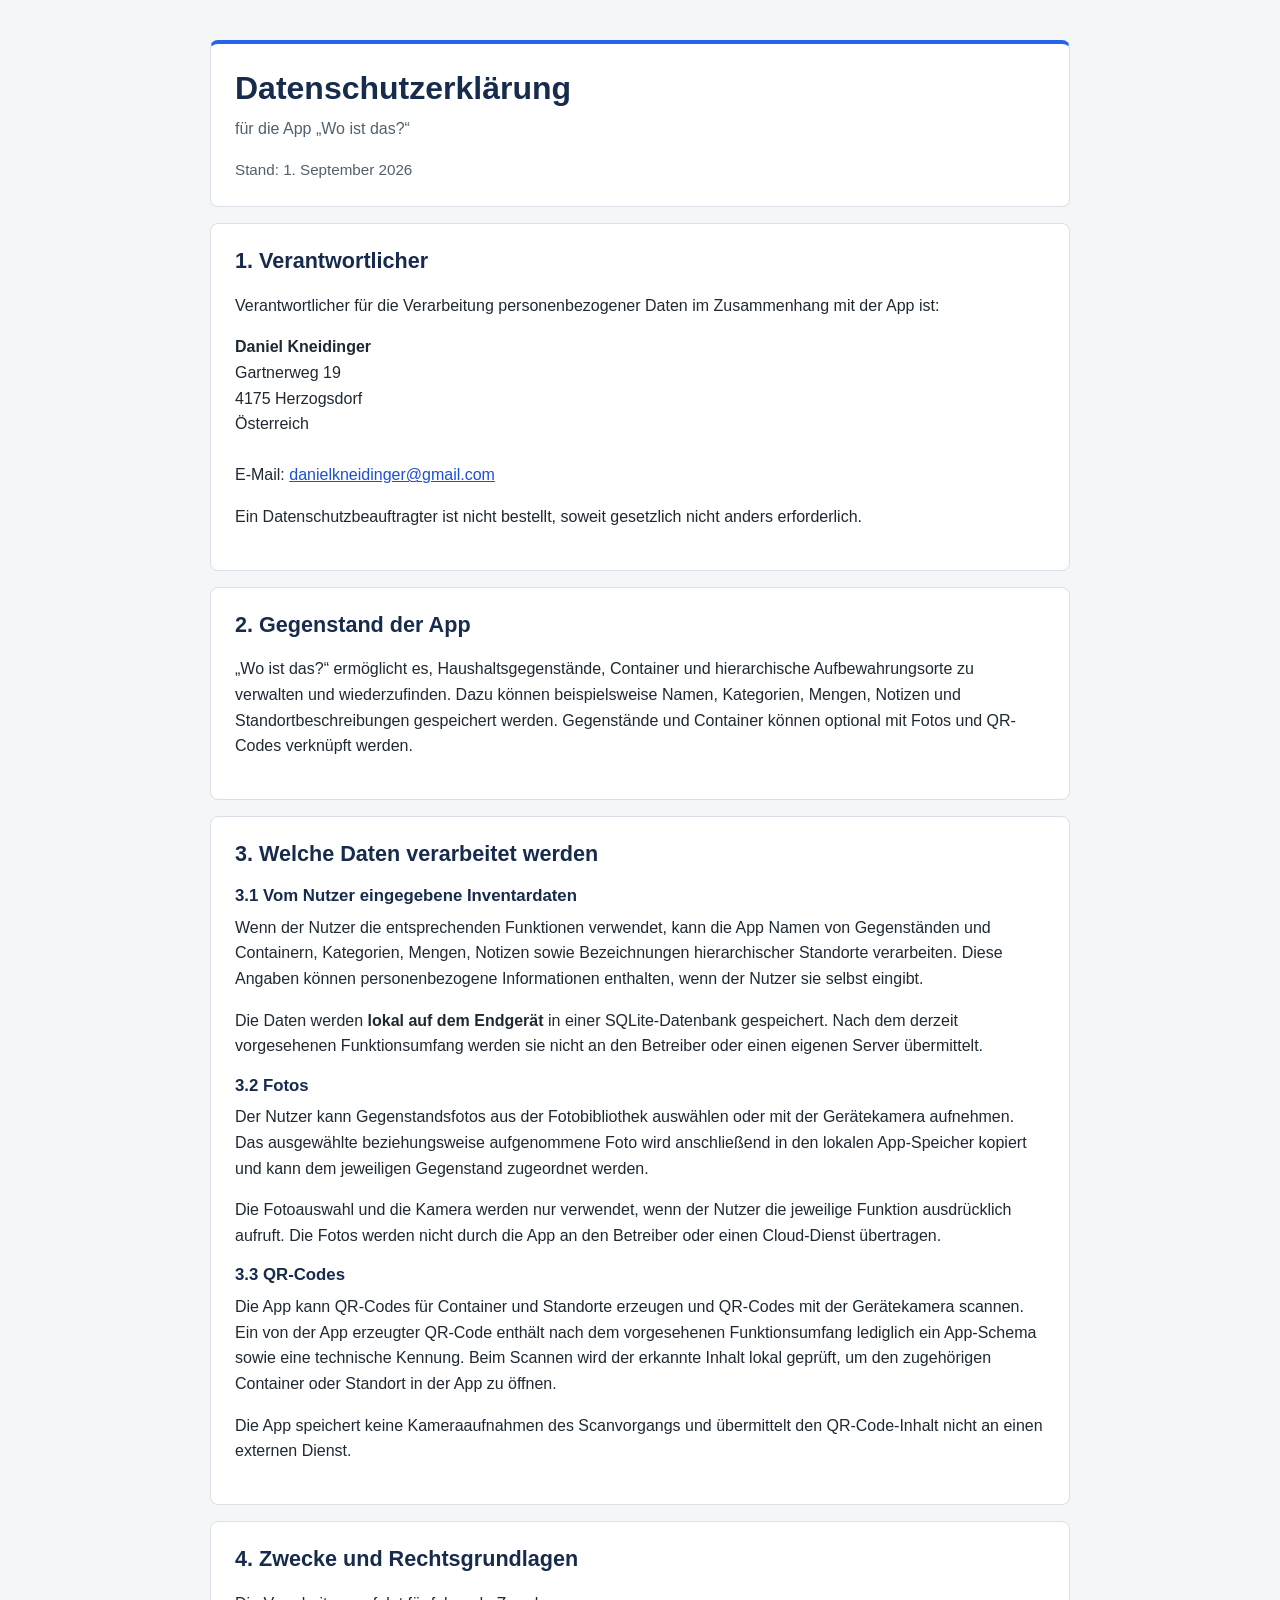
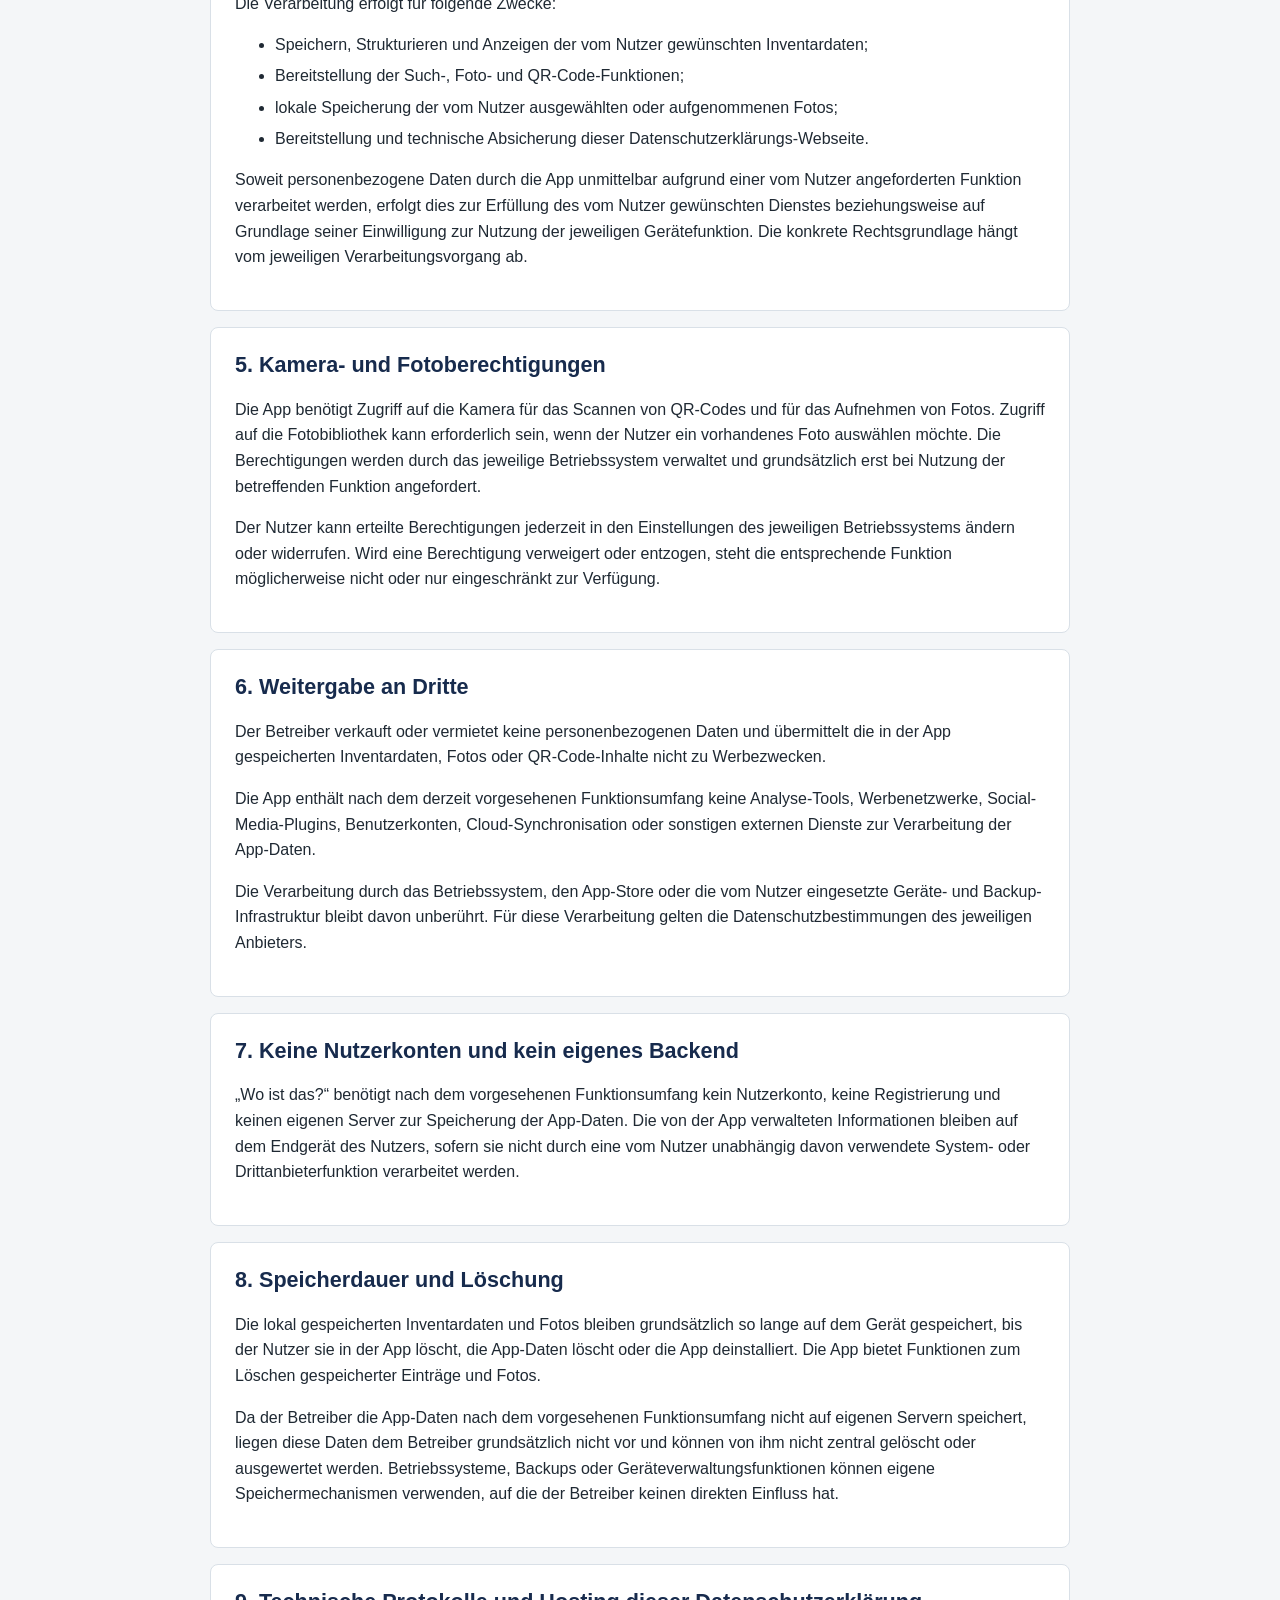
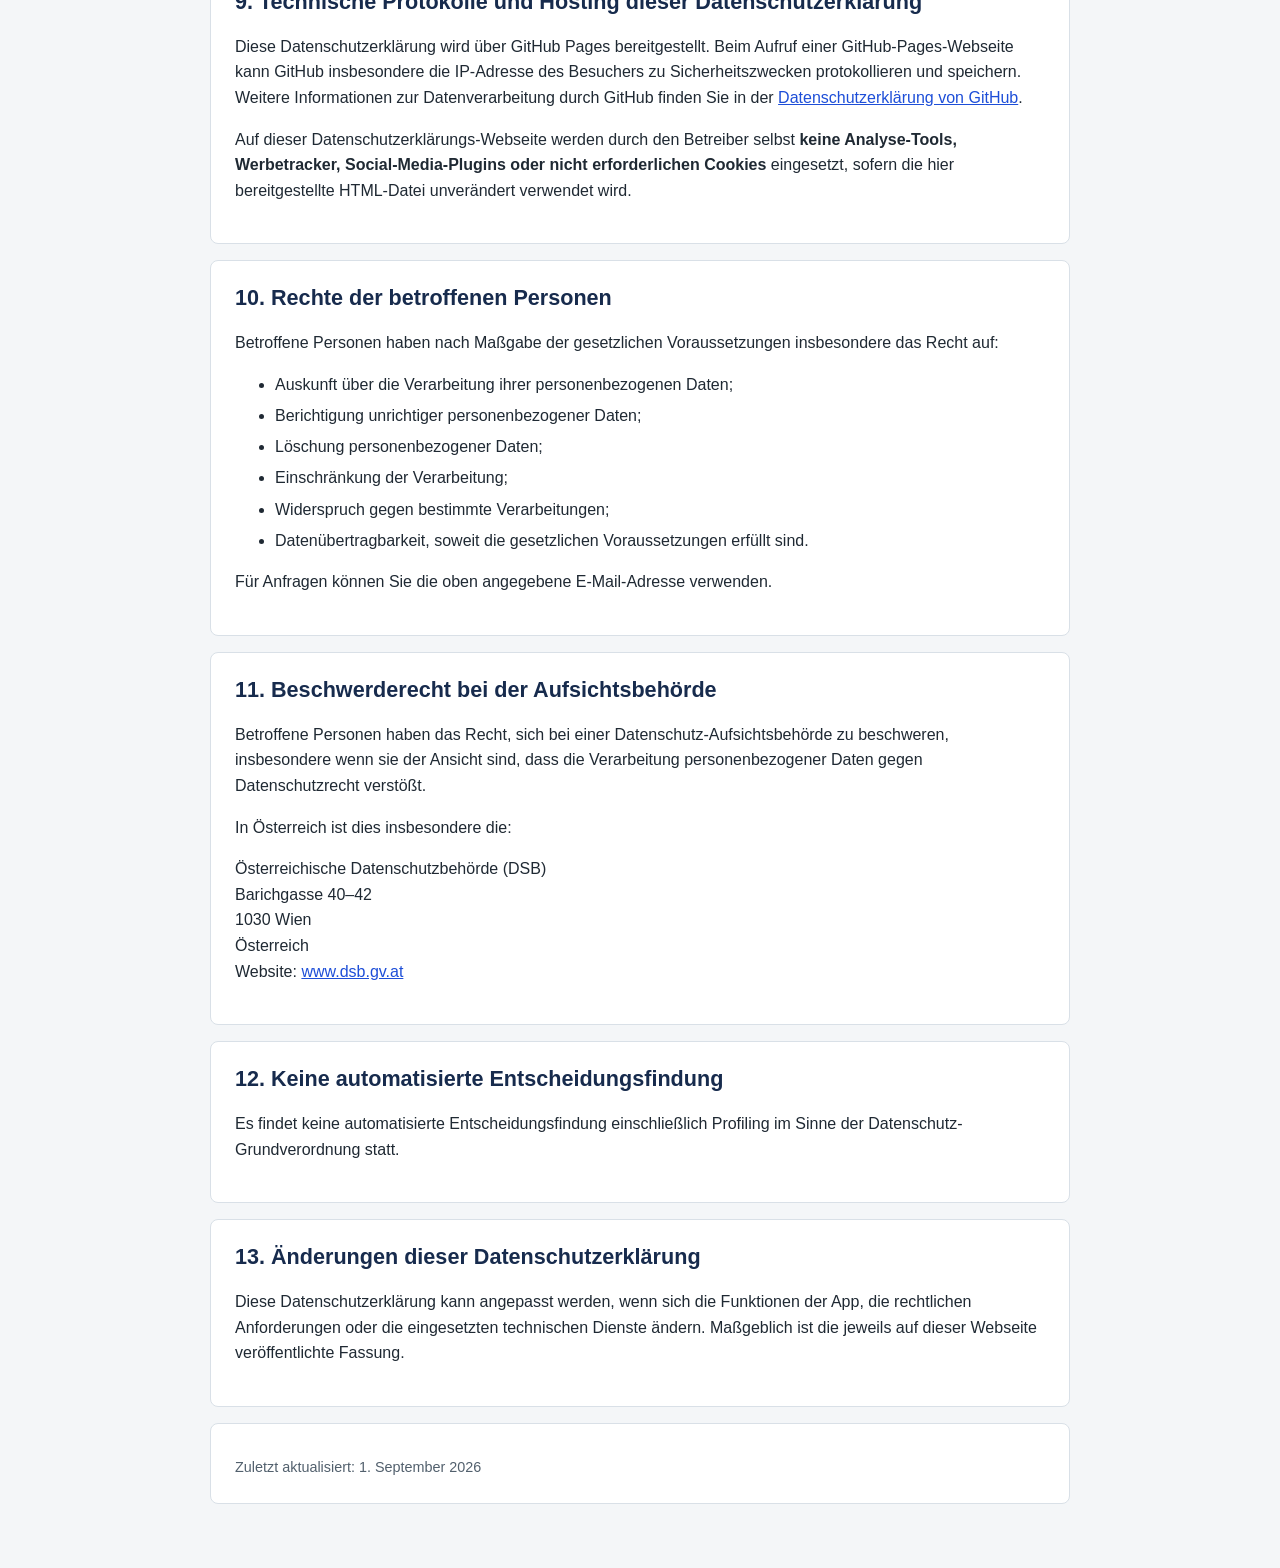
<file: WoIstDas/index.html>
<!doctype html>
<html lang="de">
<head>
  <meta charset="utf-8">
  <meta name="viewport" content="width=device-width, initial-scale=1">
  <meta name="description" content="Datenschutzerklärung für die App Wo ist das?">
  <title>Datenschutzerklärung – Wo ist das?</title>
  <link rel="stylesheet" href="style.css">
</head>
<body>
<main class="container">
  <header>
    <h1>Datenschutzerklärung</h1>
    <p class="subtitle">für die App „Wo ist das?“</p>
    <p class="updated">Stand: 1. September 2026</p>
  </header>

  <section>
    <h2>1. Verantwortlicher</h2>
    <p>Verantwortlicher für die Verarbeitung personenbezogener Daten im Zusammenhang mit der App ist:</p>
    <address>
      <strong>Daniel Kneidinger</strong><br>
      Gartnerweg 19<br>
      4175 Herzogsdorf<br>
      Österreich<br><br>
      E-Mail: <a href="mailto:danielkneidinger@gmail.com">danielkneidinger@gmail.com</a>
    </address>
    <p>Ein Datenschutzbeauftragter ist nicht bestellt, soweit gesetzlich nicht anders erforderlich.</p>
  </section>

  <section>
    <h2>2. Gegenstand der App</h2>
    <p>„Wo ist das?“ ermöglicht es, Haushaltsgegenstände, Container und hierarchische Aufbewahrungsorte zu verwalten und wiederzufinden. Dazu können beispielsweise Namen, Kategorien, Mengen, Notizen und Standortbeschreibungen gespeichert werden. Gegenstände und Container können optional mit Fotos und QR-Codes verknüpft werden.</p>
  </section>

  <section>
    <h2>3. Welche Daten verarbeitet werden</h2>
    <h3>3.1 Vom Nutzer eingegebene Inventardaten</h3>
    <p>Wenn der Nutzer die entsprechenden Funktionen verwendet, kann die App Namen von Gegenständen und Containern, Kategorien, Mengen, Notizen sowie Bezeichnungen hierarchischer Standorte verarbeiten. Diese Angaben können personenbezogene Informationen enthalten, wenn der Nutzer sie selbst eingibt.</p>
    <p>Die Daten werden <strong>lokal auf dem Endgerät</strong> in einer SQLite-Datenbank gespeichert. Nach dem derzeit vorgesehenen Funktionsumfang werden sie nicht an den Betreiber oder einen eigenen Server übermittelt.</p>

    <h3>3.2 Fotos</h3>
    <p>Der Nutzer kann Gegenstandsfotos aus der Fotobibliothek auswählen oder mit der Gerätekamera aufnehmen. Das ausgewählte beziehungsweise aufgenommene Foto wird anschließend in den lokalen App-Speicher kopiert und kann dem jeweiligen Gegenstand zugeordnet werden.</p>
    <p>Die Fotoauswahl und die Kamera werden nur verwendet, wenn der Nutzer die jeweilige Funktion ausdrücklich aufruft. Die Fotos werden nicht durch die App an den Betreiber oder einen Cloud-Dienst übertragen.</p>

    <h3>3.3 QR-Codes</h3>
    <p>Die App kann QR-Codes für Container und Standorte erzeugen und QR-Codes mit der Gerätekamera scannen. Ein von der App erzeugter QR-Code enthält nach dem vorgesehenen Funktionsumfang lediglich ein App-Schema sowie eine technische Kennung. Beim Scannen wird der erkannte Inhalt lokal geprüft, um den zugehörigen Container oder Standort in der App zu öffnen.</p>
    <p>Die App speichert keine Kameraaufnahmen des Scanvorgangs und übermittelt den QR-Code-Inhalt nicht an einen externen Dienst.</p>
  </section>

  <section>
    <h2>4. Zwecke und Rechtsgrundlagen</h2>
    <p>Die Verarbeitung erfolgt für folgende Zwecke:</p>
    <ul>
      <li>Speichern, Strukturieren und Anzeigen der vom Nutzer gewünschten Inventardaten;</li>
      <li>Bereitstellung der Such-, Foto- und QR-Code-Funktionen;</li>
      <li>lokale Speicherung der vom Nutzer ausgewählten oder aufgenommenen Fotos;</li>
      <li>Bereitstellung und technische Absicherung dieser Datenschutzerklärungs-Webseite.</li>
    </ul>
    <p>Soweit personenbezogene Daten durch die App unmittelbar aufgrund einer vom Nutzer angeforderten Funktion verarbeitet werden, erfolgt dies zur Erfüllung des vom Nutzer gewünschten Dienstes beziehungsweise auf Grundlage seiner Einwilligung zur Nutzung der jeweiligen Gerätefunktion. Die konkrete Rechtsgrundlage hängt vom jeweiligen Verarbeitungsvorgang ab.</p>
  </section>

  <section>
    <h2>5. Kamera- und Fotoberechtigungen</h2>
    <p>Die App benötigt Zugriff auf die Kamera für das Scannen von QR-Codes und für das Aufnehmen von Fotos. Zugriff auf die Fotobibliothek kann erforderlich sein, wenn der Nutzer ein vorhandenes Foto auswählen möchte. Die Berechtigungen werden durch das jeweilige Betriebssystem verwaltet und grundsätzlich erst bei Nutzung der betreffenden Funktion angefordert.</p>
    <p>Der Nutzer kann erteilte Berechtigungen jederzeit in den Einstellungen des jeweiligen Betriebssystems ändern oder widerrufen. Wird eine Berechtigung verweigert oder entzogen, steht die entsprechende Funktion möglicherweise nicht oder nur eingeschränkt zur Verfügung.</p>
  </section>

  <section>
    <h2>6. Weitergabe an Dritte</h2>
    <p>Der Betreiber verkauft oder vermietet keine personenbezogenen Daten und übermittelt die in der App gespeicherten Inventardaten, Fotos oder QR-Code-Inhalte nicht zu Werbezwecken.</p>
    <p>Die App enthält nach dem derzeit vorgesehenen Funktionsumfang keine Analyse-Tools, Werbenetzwerke, Social-Media-Plugins, Benutzerkonten, Cloud-Synchronisation oder sonstigen externen Dienste zur Verarbeitung der App-Daten.</p>
    <p>Die Verarbeitung durch das Betriebssystem, den App-Store oder die vom Nutzer eingesetzte Geräte- und Backup-Infrastruktur bleibt davon unberührt. Für diese Verarbeitung gelten die Datenschutzbestimmungen des jeweiligen Anbieters.</p>
  </section>

  <section>
    <h2>7. Keine Nutzerkonten und kein eigenes Backend</h2>
    <p>„Wo ist das?“ benötigt nach dem vorgesehenen Funktionsumfang kein Nutzerkonto, keine Registrierung und keinen eigenen Server zur Speicherung der App-Daten. Die von der App verwalteten Informationen bleiben auf dem Endgerät des Nutzers, sofern sie nicht durch eine vom Nutzer unabhängig davon verwendete System- oder Drittanbieterfunktion verarbeitet werden.</p>
  </section>

  <section>
    <h2>8. Speicherdauer und Löschung</h2>
    <p>Die lokal gespeicherten Inventardaten und Fotos bleiben grundsätzlich so lange auf dem Gerät gespeichert, bis der Nutzer sie in der App löscht, die App-Daten löscht oder die App deinstalliert. Die App bietet Funktionen zum Löschen gespeicherter Einträge und Fotos.</p>
    <p>Da der Betreiber die App-Daten nach dem vorgesehenen Funktionsumfang nicht auf eigenen Servern speichert, liegen diese Daten dem Betreiber grundsätzlich nicht vor und können von ihm nicht zentral gelöscht oder ausgewertet werden. Betriebssysteme, Backups oder Geräteverwaltungsfunktionen können eigene Speichermechanismen verwenden, auf die der Betreiber keinen direkten Einfluss hat.</p>
  </section>

  <section>
    <h2>9. Technische Protokolle und Hosting dieser Datenschutzerklärung</h2>
    <p>Diese Datenschutzerklärung wird über GitHub Pages bereitgestellt. Beim Aufruf einer GitHub-Pages-Webseite kann GitHub insbesondere die IP-Adresse des Besuchers zu Sicherheitszwecken protokollieren und speichern. Weitere Informationen zur Datenverarbeitung durch GitHub finden Sie in der <a href="https://docs.github.com/en/site-policy/privacy-policies/github-general-privacy-statement" target="_blank" rel="noopener noreferrer">Datenschutzerklärung von GitHub</a>.</p>
    <p>Auf dieser Datenschutzerklärungs-Webseite werden durch den Betreiber selbst <strong>keine Analyse-Tools, Werbetracker, Social-Media-Plugins oder nicht erforderlichen Cookies</strong> eingesetzt, sofern die hier bereitgestellte HTML-Datei unverändert verwendet wird.</p>
  </section>

  <section>
    <h2>10. Rechte der betroffenen Personen</h2>
    <p>Betroffene Personen haben nach Maßgabe der gesetzlichen Voraussetzungen insbesondere das Recht auf:</p>
    <ul>
      <li>Auskunft über die Verarbeitung ihrer personenbezogenen Daten;</li>
      <li>Berichtigung unrichtiger personenbezogener Daten;</li>
      <li>Löschung personenbezogener Daten;</li>
      <li>Einschränkung der Verarbeitung;</li>
      <li>Widerspruch gegen bestimmte Verarbeitungen;</li>
      <li>Datenübertragbarkeit, soweit die gesetzlichen Voraussetzungen erfüllt sind.</li>
    </ul>
    <p>Für Anfragen können Sie die oben angegebene E-Mail-Adresse verwenden.</p>
  </section>

  <section>
    <h2>11. Beschwerderecht bei der Aufsichtsbehörde</h2>
    <p>Betroffene Personen haben das Recht, sich bei einer Datenschutz-Aufsichtsbehörde zu beschweren, insbesondere wenn sie der Ansicht sind, dass die Verarbeitung personenbezogener Daten gegen Datenschutzrecht verstößt.</p>
    <p>In Österreich ist dies insbesondere die:</p>
    <address>
      Österreichische Datenschutzbehörde (DSB)<br>
      Barichgasse 40–42<br>
      1030 Wien<br>
      Österreich<br>
      Website: <a href="https://www.dsb.gv.at/" target="_blank" rel="noopener noreferrer">www.dsb.gv.at</a>
    </address>
  </section>

  <section>
    <h2>12. Keine automatisierte Entscheidungsfindung</h2>
    <p>Es findet keine automatisierte Entscheidungsfindung einschließlich Profiling im Sinne der Datenschutz-Grundverordnung statt.</p>
  </section>

  <section>
    <h2>13. Änderungen dieser Datenschutzerklärung</h2>
    <p>Diese Datenschutzerklärung kann angepasst werden, wenn sich die Funktionen der App, die rechtlichen Anforderungen oder die eingesetzten technischen Dienste ändern. Maßgeblich ist die jeweils auf dieser Webseite veröffentlichte Fassung.</p>
  </section>

  <footer>
    <p>Zuletzt aktualisiert: 1. September 2026</p>
  </footer>
</main>
</body>
</html>
</file>
<file: ParkplatzMerker/style.css>
:root {
  color-scheme: light;
  --bg: #f6f7f9;
  --surface: #ffffff;
  --text: #20242a;
  --muted: #626a73;
  --border: #e1e5e9;
  --link: #0b57d0;
  --accent: #17324d;
}

* { box-sizing: border-box; }

body {
  margin: 0;
  font-family: system-ui, -apple-system, BlinkMacSystemFont, "Segoe UI", Roboto, Arial, sans-serif;
  line-height: 1.65;
  color: var(--text);
  background: var(--bg);
}

.container {
  width: min(900px, calc(100% - 32px));
  margin: 40px auto;
  background: var(--surface);
  padding: 48px 56px;
  border: 1px solid var(--border);
  border-radius: 14px;
  box-shadow: 0 6px 24px rgba(0,0,0,.05);
}

h1 {
  margin: 0 0 6px;
  color: var(--accent);
  font-size: clamp(2rem, 4vw, 2.7rem);
  line-height: 1.15;
}

h2 {
  margin-top: 2.25rem;
  font-size: 1.35rem;
  line-height: 1.3;
  color: var(--accent);
}

h3 {
  margin-top: 1.5rem;
  font-size: 1.05rem;
}

.subtitle { margin: 0; font-size: 1.15rem; }
.updated { margin-top: .35rem; color: var(--muted); font-size: .95rem; }

address {
  font-style: normal;
  padding: 14px 16px;
  background: #f9fafb;
  border-left: 4px solid var(--accent);
  border-radius: 6px;
}

a { color: var(--link); }
a:hover { text-decoration-thickness: 2px; }

li { margin: .35rem 0; }

footer {
  margin-top: 3rem;
  padding-top: 1rem;
  border-top: 1px solid var(--border);
  color: var(--muted);
  font-size: .9rem;
}

@media (max-width: 650px) {
  .container {
    width: min(100%, calc(100% - 20px));
    margin: 10px auto;
    padding: 28px 20px;
    border-radius: 10px;
  }
}
</file>
<file: TankkostenTracker/style.css>
* {
  box-sizing: border-box;
}

html {
  color-scheme: light;
}

body {
  margin: 0;
  background: #f4f6f8;
  color: #1f2933;
  font-family: Arial, Helvetica, sans-serif;
  line-height: 1.6;
}

.container {
  max-width: 900px;
  margin: 0 auto;
  padding: 2.5rem 1.25rem 3rem;
}

header,
section,
footer {
  background: #ffffff;
  border: 1px solid #d9e0e7;
  border-radius: 8px;
  padding: 1.5rem;
  margin-bottom: 1rem;
}

header {
  border-top: 4px solid #2563eb;
}

h1,
h2,
h3 {
  color: #172b4d;
  line-height: 1.25;
}

h1 {
  margin: 0 0 0.35rem;
  font-size: 2rem;
}

h2 {
  margin-top: 0;
  font-size: 1.35rem;
}

h3 {
  font-size: 1.05rem;
  margin-bottom: 0.35rem;
}

p,
ul {
  margin-top: 0.5rem;
  margin-bottom: 1rem;
}

li {
  margin-bottom: 0.35rem;
}

.subtitle,
.updated {
  color: #52606d;
}

.updated {
  margin-bottom: 0;
  font-size: 0.95rem;
}

address {
  font-style: normal;
  margin: 1rem 0;
}

a {
  color: #1d4ed8;
}

a:focus-visible {
  outline: 3px solid #93c5fd;
  outline-offset: 2px;
}

footer {
  color: #52606d;
  font-size: 0.9rem;
}

footer p {
  margin-bottom: 0;
}

@media (max-width: 600px) {
  .container {
    padding: 1rem 0.75rem 2rem;
  }

  header,
  section,
  footer {
    padding: 1.1rem;
  }

  h1 {
    font-size: 1.65rem;
  }
}
</file>
<file: WoIstDas/style.css>
* {
  box-sizing: border-box;
}

html {
  color-scheme: light;
}

body {
  margin: 0;
  background: #f4f6f8;
  color: #1f2933;
  font-family: Arial, Helvetica, sans-serif;
  line-height: 1.6;
}

.container {
  max-width: 900px;
  margin: 0 auto;
  padding: 2.5rem 1.25rem 3rem;
}

header,
section,
footer {
  background: #ffffff;
  border: 1px solid #d9e0e7;
  border-radius: 8px;
  padding: 1.5rem;
  margin-bottom: 1rem;
}

header {
  border-top: 4px solid #2563eb;
}

h1,
h2,
h3 {
  color: #172b4d;
  line-height: 1.25;
}

h1 {
  margin: 0 0 0.35rem;
  font-size: 2rem;
}

h2 {
  margin-top: 0;
  font-size: 1.35rem;
}

h3 {
  font-size: 1.05rem;
  margin-bottom: 0.35rem;
}

p,
ul {
  margin-top: 0.5rem;
  margin-bottom: 1rem;
}

li {
  margin-bottom: 0.35rem;
}

.subtitle,
.updated {
  color: #52606d;
}

.updated {
  margin-bottom: 0;
  font-size: 0.95rem;
}

address {
  font-style: normal;
  margin: 1rem 0;
}

a {
  color: #1d4ed8;
}

a:focus-visible {
  outline: 3px solid #93c5fd;
  outline-offset: 2px;
}

footer {
  color: #52606d;
  font-size: 0.9rem;
}

footer p {
  margin-bottom: 0;
}

@media (max-width: 600px) {
  .container {
    padding: 1rem 0.75rem 2rem;
  }

  header,
  section,
  footer {
    padding: 1.1rem;
  }

  h1 {
    font-size: 1.65rem;
  }
}
</file>
